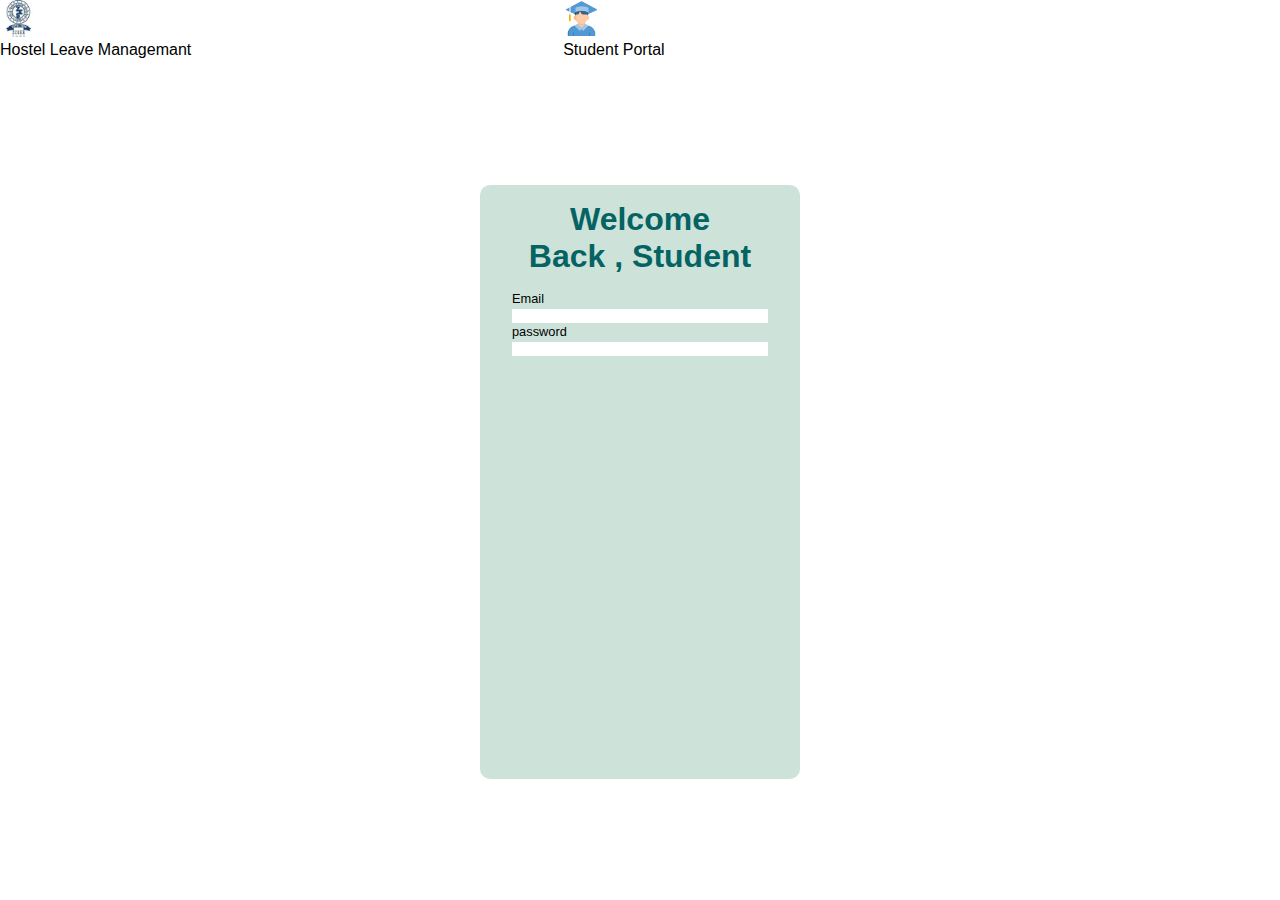
<file: index.html>
<!DOCTYPE html>
<html lang="en">

<head>
  <meta charset="UTF-8" />
  <meta name="viewport" content="width=device-width, initial-scale=1.0" />
  <link rel="stylesheet" href="./styles.css" />
  <title>Login Page</title>
</head>

<body class="login-body">
  <div class="topbox">
    <div class="login-box">
      <div>
        <img src="./collegelogo.jpg" alt="college-logo" class="logo" />
      </div>
      <div>Hostel Leave Managemant</div>
    </div>
    <div class="login-box" id="center">
      <div>
        <img src="./profilelogo.png" alt="Student Profile image" class="logo" />
      </div>
      <div>Student Portal</div>
    </div>
  </div>
  <div class="loginelement">
    <div class="loginbox">
      <h1 id="Welcome">Welcome Back , Student</h1>
      <h3 id="text">Email</h3>
      <form>
        <input type="email" class="input">
        <h3 id="text">password</h3>
        <input type="password" name="password" class="input">
    </div>
  </div>
</body>

</html>
</file>
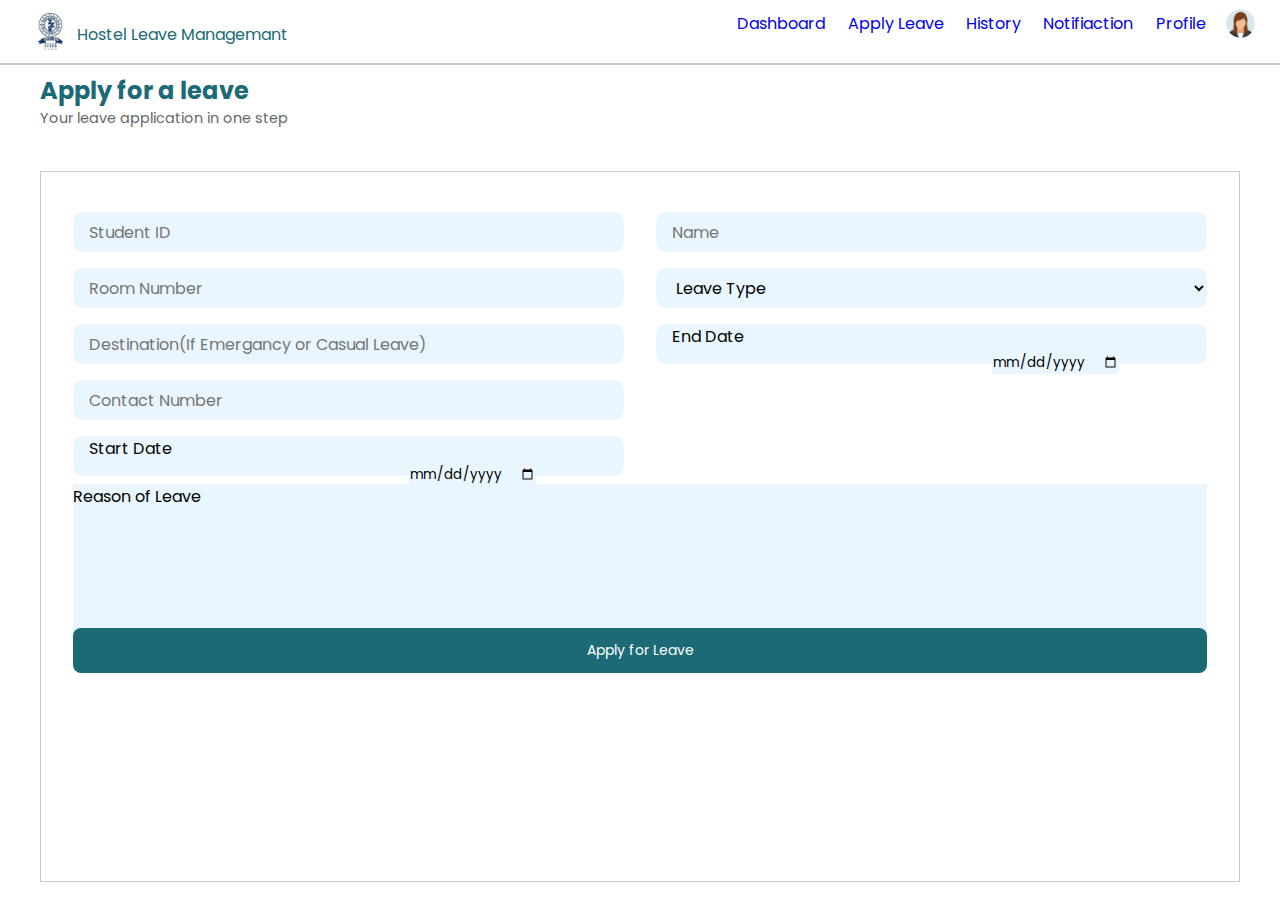
<file: apply-leave-page.html>
<!DOCTYPE html>
<html lang="en">

<head>
    <meta charset="UTF-8">
    <meta name="viewport" content="width=device-width, initial-scale=1.0">
    <title>Leave Appliaction Page</title>
    <link rel="preconnect" href="https://fonts.googleapis.com" />
    <link rel="preconnect" href="https://fonts.gstatic.com" crossorigin />
    <link href="https://fonts.googleapis.com/css2?family=Poppins&family=Ubuntu:wght@300;400;500&display=swap"
        rel="stylesheet" />
    <link rel="stylesheet" href="https://cdnjs.cloudflare.com/ajax/libs/font-awesome/6.5.0/css/all.min.css" />
    <link rel="stylesheet" href="./styles.css" />
</head>

<body class="page">
    <div class="topbox right">
        <div class="logo-box">
            <div>
                <img src="./collegelogo.jpg" alt="college-logo" class="logo" />
            </div>
            <div>Hostel Leave Managemant</div>
        </div>
        <div class="list-box">
            <ul class="list">
                <a href="./dashboard.html"  class="a-link">  <li>Dashboard</li></a> 
              <a href="./apply-leave-page.html" class="a-link"><li>Apply Leave</li></a>  
               <a href="./leave-history.html" class="a-link"> <li>History</li></a>
               <a href="./notification.html" class="a-link"><li>Notifiaction</li></a> 
               <a href="./profile.html" class="a-link"><li>Profile</li></a> 
                <li id="icon-position">
                    <img src="./profileicon" alt="profile picture" class="profile-img" />
                </li>
            </ul>
        </div>
    </div>
    <hr class="hr" />
    <div class="div-main">
        <div class="header">
            <h2>Apply for a leave</h2>
            <p>Your leave application in one step</p>
        </div>
        <div class="appliction-page">
            <form action="" class="form">
                <div class="LR-box">
                    <div class="left-box">
                        <input type="text" class="inp" placeholder="Student ID">
                        <input type="text" class="inp" placeholder="Room Number">
                        <input type="text" class="inp" placeholder="Destination(If Emergancy or Casual Leave) ">
                        <input type="text" class="inp" placeholder="Contact Number">
                     <div class="inp" > Start Date<input type="date" class="date"></div> 
                    </div>
                    <div class="right-box">
                        <input type="text" class="inp" placeholder="Name">
                        <select id="leaveType" name="leaveType" class="inp">
                            <option value="">Leave Type </option>
                            <option value="sick">Sick Leave</option>
                            <option value="casual">Casual Leave</option>
                            <option value="emergency">Emergency Leave</option>
                            <option value="other">Other</option>
                        </select>
                       <div class="inp" > End Date<input type="date" class="date"  ></div> 
                    </div>
                </div>
                <div class="reason-box"><p>Reason of Leave</p>
                   <input type="text" id="R-box" name="reason-box">
                </div>
                <button type="submit" class="apply-btn">Apply for Leave</button>
            </form>
        </div>

</body>

</html>
</file>
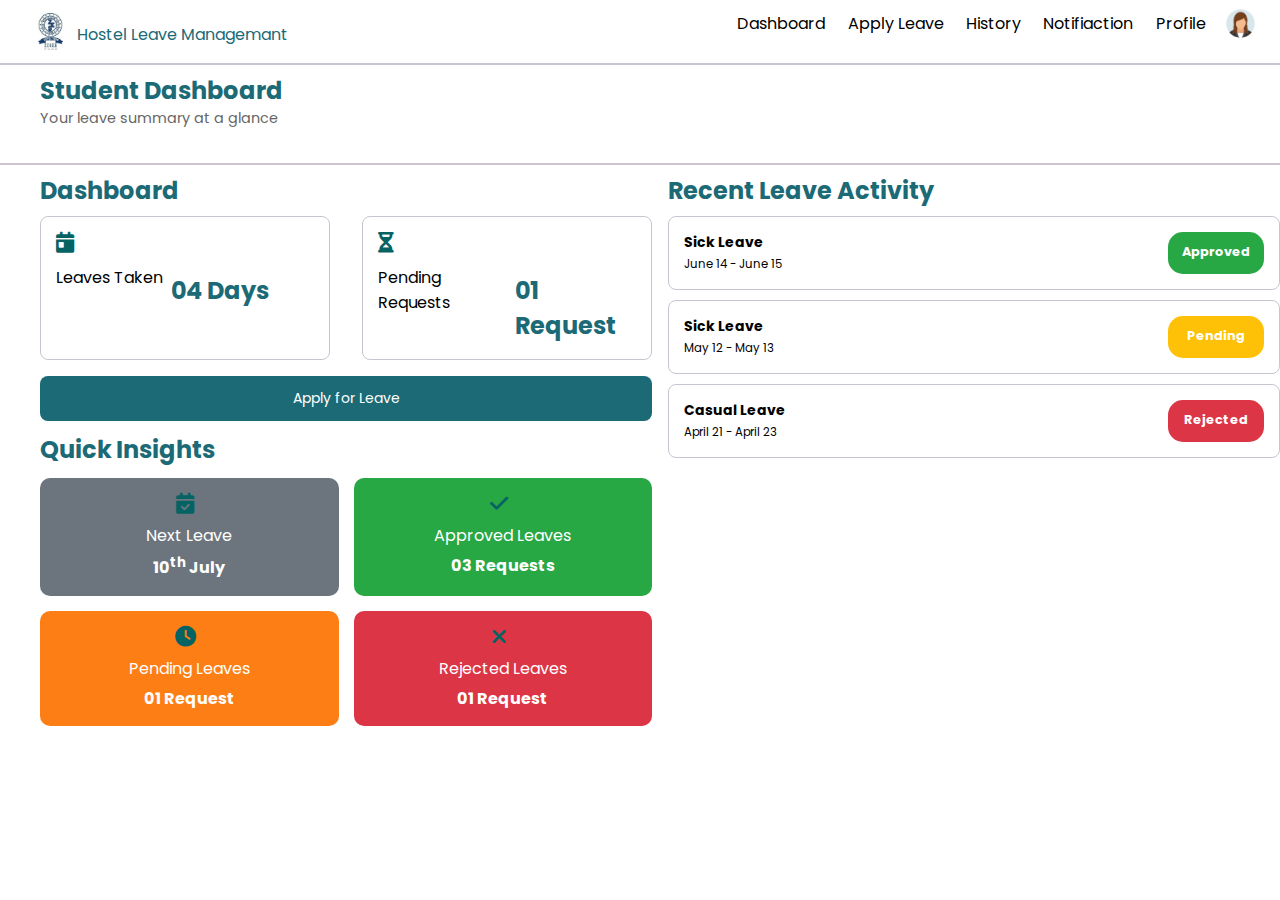
<file: dashboard.html>
<!DOCTYPE html>
<html lang="en">
  <head>
    <meta charset="UTF-8" />
    <meta name="viewport" content="width=device-width, initial-scale=1.0" />
    <title>Dahboard</title>
    <link rel="preconnect" href="https://fonts.googleapis.com" />
    <link rel="preconnect" href="https://fonts.gstatic.com" crossorigin />
    <link
      href="https://fonts.googleapis.com/css2?family=Poppins&family=Ubuntu:wght@300;400;500&display=swap"
      rel="stylesheet"
    />
    <link
      rel="stylesheet"
      href="https://cdnjs.cloudflare.com/ajax/libs/font-awesome/6.5.0/css/all.min.css"
    />
    <link rel="stylesheet" href="./styles.css" />
  </head>

  <body id="dashboard-body">
    <div class="topbox right">
      <div class="logo-box">
        <div>
          <img src="./collegelogo.jpg" alt="college-logo" class="logo" />
        </div>
        <div>Hostel Leave Managemant</div>
      </div>
      <div class="list-box">
        <ul class="list">
          <li>Dashboard</li>
          <li>Apply Leave</li>
          <li>History</li>
          <li>Notifiaction</li>
          <li>Profile</li>
          <li id="icon-position">
            <img
              src="./profileicon"
              alt="profile picture"
              class="profile-img"
            />
          </li>
        </ul>
      </div>
    </div>
    <hr class="hr" />
    <div class="div-main">
      <div class="header">
        <h2>Student Dashboard</h2>
        <p>Your leave summary at a glance</p>
      </div>
      <hr class="hr" />
      <div class="pannel">
        <div class="left-panel">
          <h3>Dashboard</h3>
          <div class="box-main">
            <div class="box">
              <i class="fa fa-calendar-day icon"></i>
              <div>
                <p>Leaves Taken</p>
                <h3>04 Days</h3>
              </div>
            </div>
            <div class="box">
              <i class="fa fa-hourglass-half icon"></i>
              <div>
                <p>Pending Requests</p>
                <h3>01 Request</h3>
              </div>
            </div>
          </div>
          <button class="apply-btn">Apply for Leave</button>

          <div class="quick-insights">
            <h3>Quick Insights</h3>
            <div class="insights-grid">
              <div class="card gray">
                <i class="fa fa-calendar-check icon"></i>
                <p>Next Leave</p>
                <h4>10<sup>th</sup> July</h4>
              </div>
              <div class="card green">
                <i class="fa fa-check icon"></i>
                <p>Approved Leaves</p>
                <h4>03 Requests</h4>
              </div>
              <div class="card orange">
                <i class="fa fa-clock icon"></i>
                <p>Pending Leaves</p>
                <h4>01 Request</h4>
              </div>
              <div class="card red">
                <i class="fa fa-times icon"></i>
                <p>Rejected Leaves</p>
                <h4>01 Request</h4>
              </div>
            </div>
          </div>
        </div>

        <div class="right-pannel">
          <h3>Recent Leave Activity</h3>
          <div class="activity">
            <div class="entry">
              <div>
                <strong>Sick Leave</strong><br />
                <small>June 14 - June 15</small>
              </div>
              <span class="status approved">Approved</span>
            </div>
            <div class="entry">
              <div>
                <strong>Sick Leave</strong><br />
                <small>May 12 - May 13</small>
              </div>
              <span class="status pending">Pending</span>
            </div>
            <div class="entry">
              <div>
                <strong>Casual Leave</strong><br />
                <small>April 21 - April 23</small>
              </div>
              <span class="status rejected">Rejected</span>
            </div>
          </div>
        </div>
      </div>
    </div>
  </body>
</html>
</file>
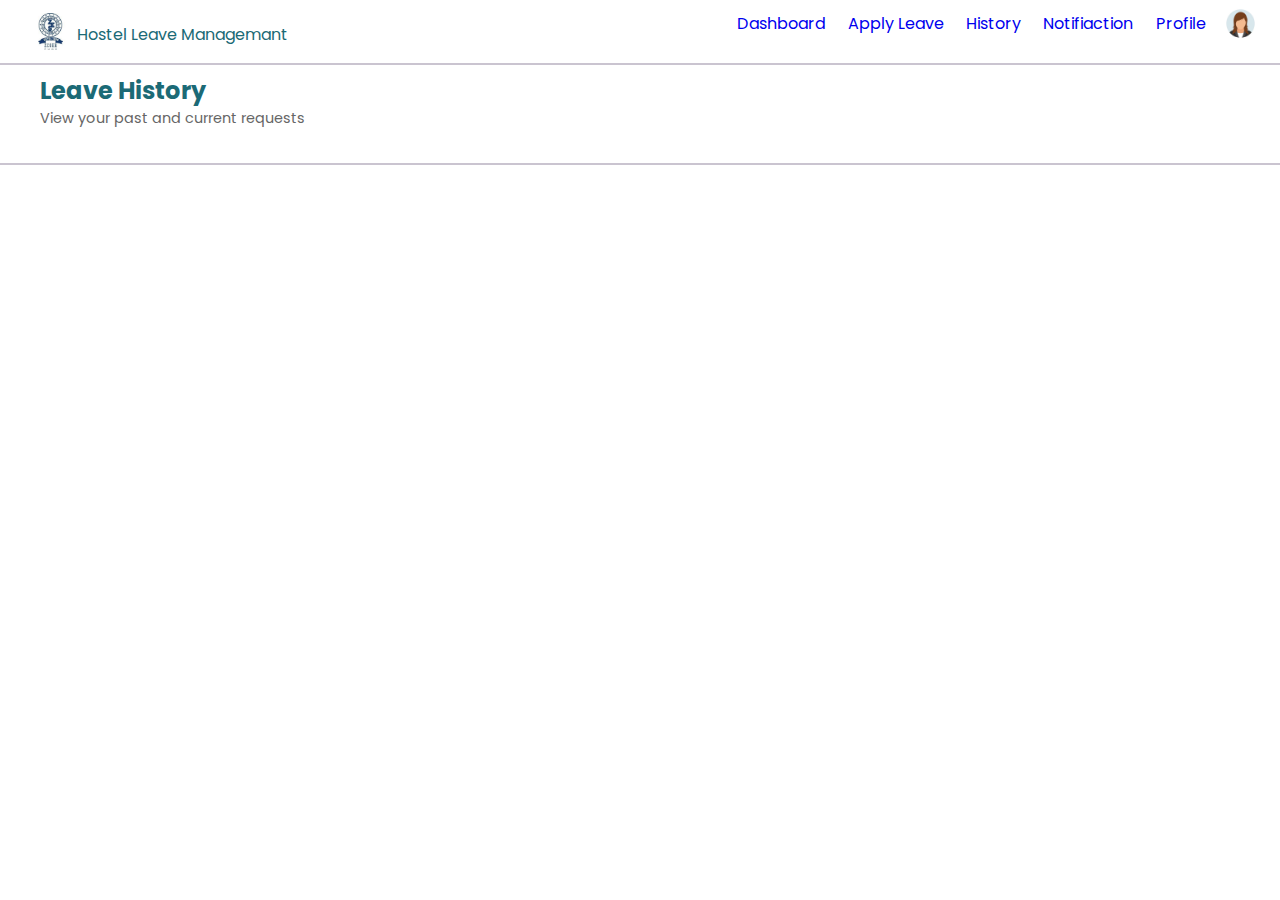
<file: leave-history.html>
<!DOCTYPE html>
<html lang="en">

<head>
    <meta charset="UTF-8">
    <meta name="viewport" content="width=device-width, initial-scale=1.0">
    <title>Leave History Page </title>
    <link rel="preconnect" href="https://fonts.googleapis.com" />
    <link rel="preconnect" href="https://fonts.gstatic.com" crossorigin />
    <link href="https://fonts.googleapis.com/css2?family=Poppins&family=Ubuntu:wght@300;400;500&display=swap"
        rel="stylesheet" />
    <link rel="stylesheet" href="https://cdnjs.cloudflare.com/ajax/libs/font-awesome/6.5.0/css/all.min.css" />
    <link rel="stylesheet" href="./styles.css" />
</head>

<body class="page">
    <div class="topbox right">
        <div class="logo-box">
            <div>
                <img src="./collegelogo.jpg" alt="college-logo" class="logo" />
            </div>
            <div>Hostel Leave Managemant</div>
        </div>
        <div class="list-box">
            <ul class="list">
             <a href="./dashboard.html"  class="a-link">  <li>Dashboard</li></a> 
              <a href="./apply-leave-page.html" class="a-link"><li>Apply Leave</li></a>  
               <a href="./leave-history.html" class="a-link"> <li>History</li></a>
               <a href="./notification.html" class="a-link"><li>Notifiaction</li></a> 
               <a href="./profile.html" class="a-link"><li>Profile</li></a> 
              <li id="icon-position">
                    <img src="./profileicon" alt="profile picture" class="profile-img" />
                </li>
            </ul>
        </div>
    </div>
    <hr class="hr" />
    <div class="div-main">
        <div class="header">
            <h2>Leave History</h2>
            <p>View your past and current requests</p>
        </div>
         <hr class="hr" />
         <div>
            <div class="points"></div><div class="text-div"></div>
         </div>
</body>

</html>
</file>
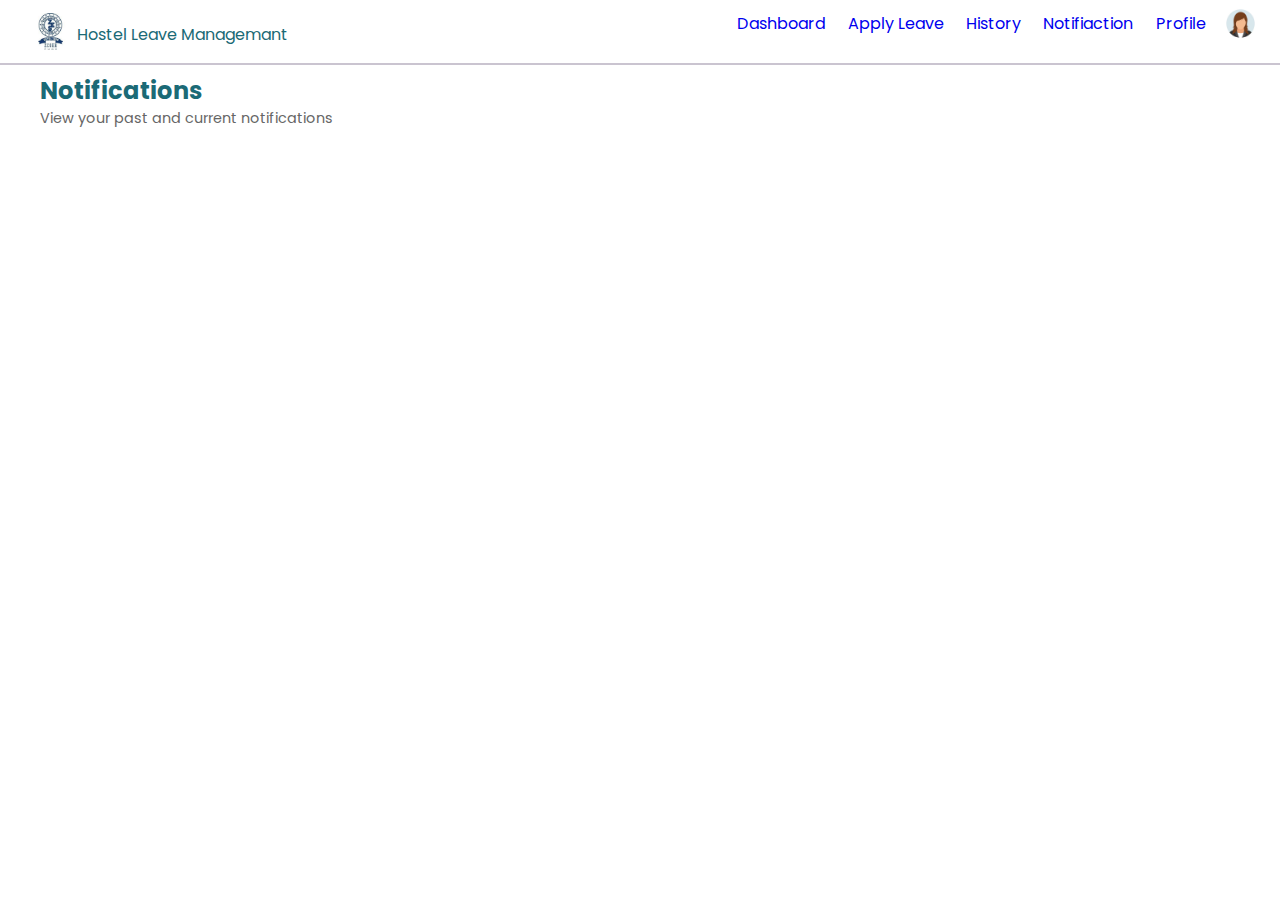
<file: notification.html>
<!DOCTYPE html>
<html lang="en">

<head>
    <meta charset="UTF-8">
    <meta name="viewport" content="width=device-width, initial-scale=1.0">
    <title>Notification Page</title>
    <link rel="preconnect" href="https://fonts.googleapis.com" />
    <link rel="preconnect" href="https://fonts.gstatic.com" crossorigin />
    <link href="https://fonts.googleapis.com/css2?family=Poppins&family=Ubuntu:wght@300;400;500&display=swap"
        rel="stylesheet" />
    <link rel="stylesheet" href="https://cdnjs.cloudflare.com/ajax/libs/font-awesome/6.5.0/css/all.min.css" />
    <link rel="stylesheet" href="./styles.css" />
</head>

<body class="page">
    <div class="topbox right">
        <div class="logo-box">
            <div>
                <img src="./collegelogo.jpg" alt="college-logo" class="logo" />
            </div>
            <div>Hostel Leave Managemant</div>
        </div>
        <div class="list-box">
            <ul class="list">
                <a href="./dashboard.html"  class="a-link">  <li>Dashboard</li></a> 
              <a href="./apply-leave-page.html" class="a-link"><li>Apply Leave</li></a>  
               <a href="./leave-history.html" class="a-link"> <li>History</li></a>
               <a href="./notification.html" class="a-link"><li>Notifiaction</li></a> 
               <a href="./profile.html" class="a-link"><li>Profile</li></a> 
                <li id="icon-position">
                    <img src="./profileicon" alt="profile picture" class="profile-img" />
                </li>
            </ul>
        </div>
    </div>
    <hr class="hr" />
    <div class="div-main">
        <div class="header">
            <h2>Notifications</h2>
            <p>View your past and current notifications</p>
        </div>
</body>

</html>
</file>
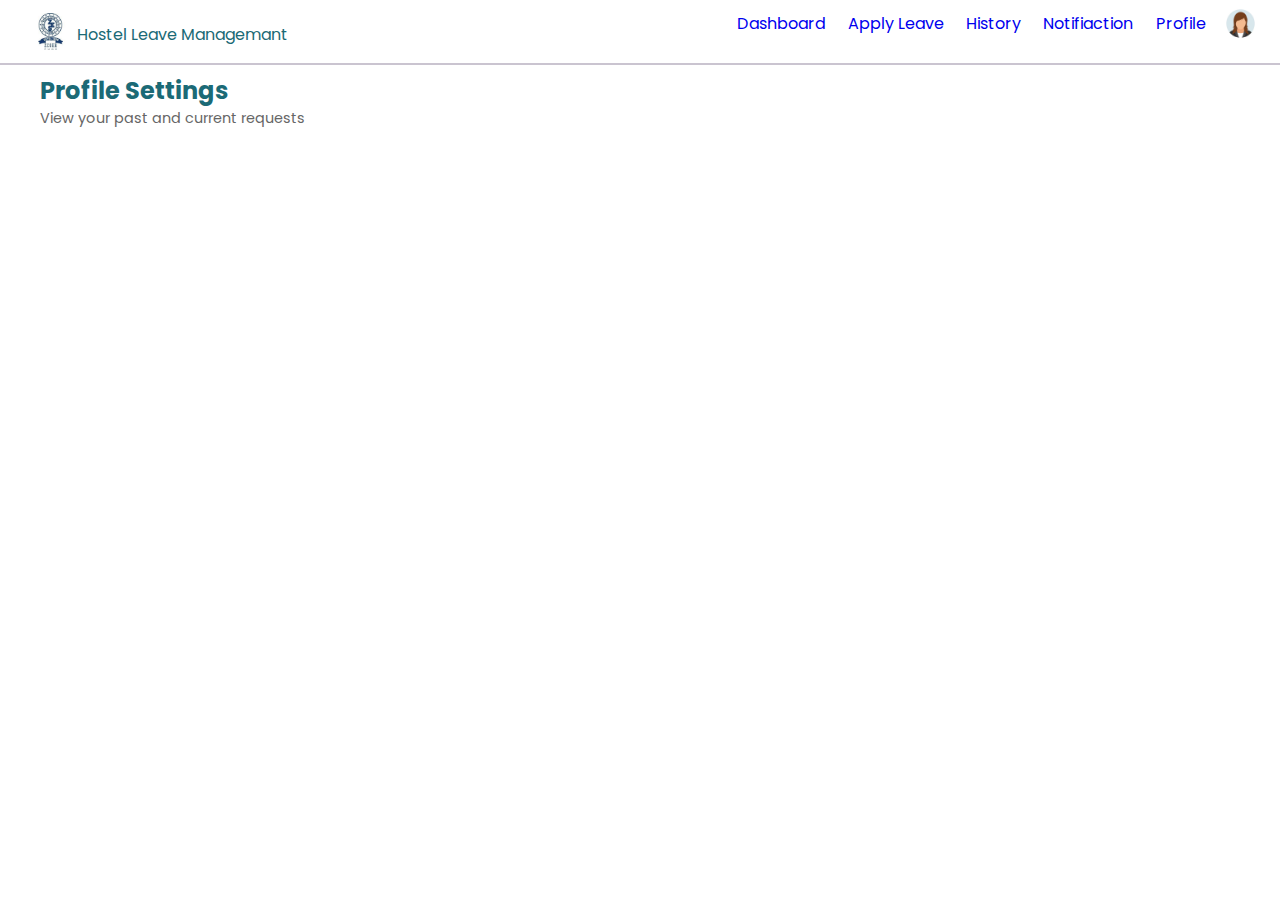
<file: profile.html>
<!DOCTYPE html>
<html lang="en">

<head>
    <meta charset="UTF-8">
    <meta name="viewport" content="width=device-width, initial-scale=1.0">
    <title>Profile Page</title>
    <link rel="preconnect" href="https://fonts.googleapis.com" />
    <link rel="preconnect" href="https://fonts.gstatic.com" crossorigin />
    <link href="https://fonts.googleapis.com/css2?family=Poppins&family=Ubuntu:wght@300;400;500&display=swap"
        rel="stylesheet" />
    <link rel="stylesheet" href="https://cdnjs.cloudflare.com/ajax/libs/font-awesome/6.5.0/css/all.min.css" />
    <link rel="stylesheet" href="./styles.css" />
</head>

<body class="page">
        <div class="topbox right">
        <div class="logo-box">
            <div>
                <img src="./collegelogo.jpg" alt="college-logo" class="logo" />
            </div>
            <div>Hostel Leave Managemant</div>
        </div>
        <div class="list-box">
            <ul class="list">
             <a href="./dashboard.html"  class="a-link">  <li>Dashboard</li></a> 
              <a href="./apply-leave-page.html" class="a-link"><li>Apply Leave</li></a>  
               <a href="./leave-history.html" class="a-link"> <li>History</li></a>
               <a href="./notification.html" class="a-link"><li>Notifiaction</li></a> 
               <a href="./profile.html" class="a-link"><li>Profile</li></a> 
                <li id="icon-position">
                    <img src="./profileicon" alt="profile picture" class="profile-img" />
                </li>
            </ul>
        </div>
    </div>
    <hr class="hr" />
    <div class="div-main">
        <div class="header">
            <h2>Profile Settings</h2>
            <p>View your past and current requests</p>
        </div>
</body>

</html>
</file>
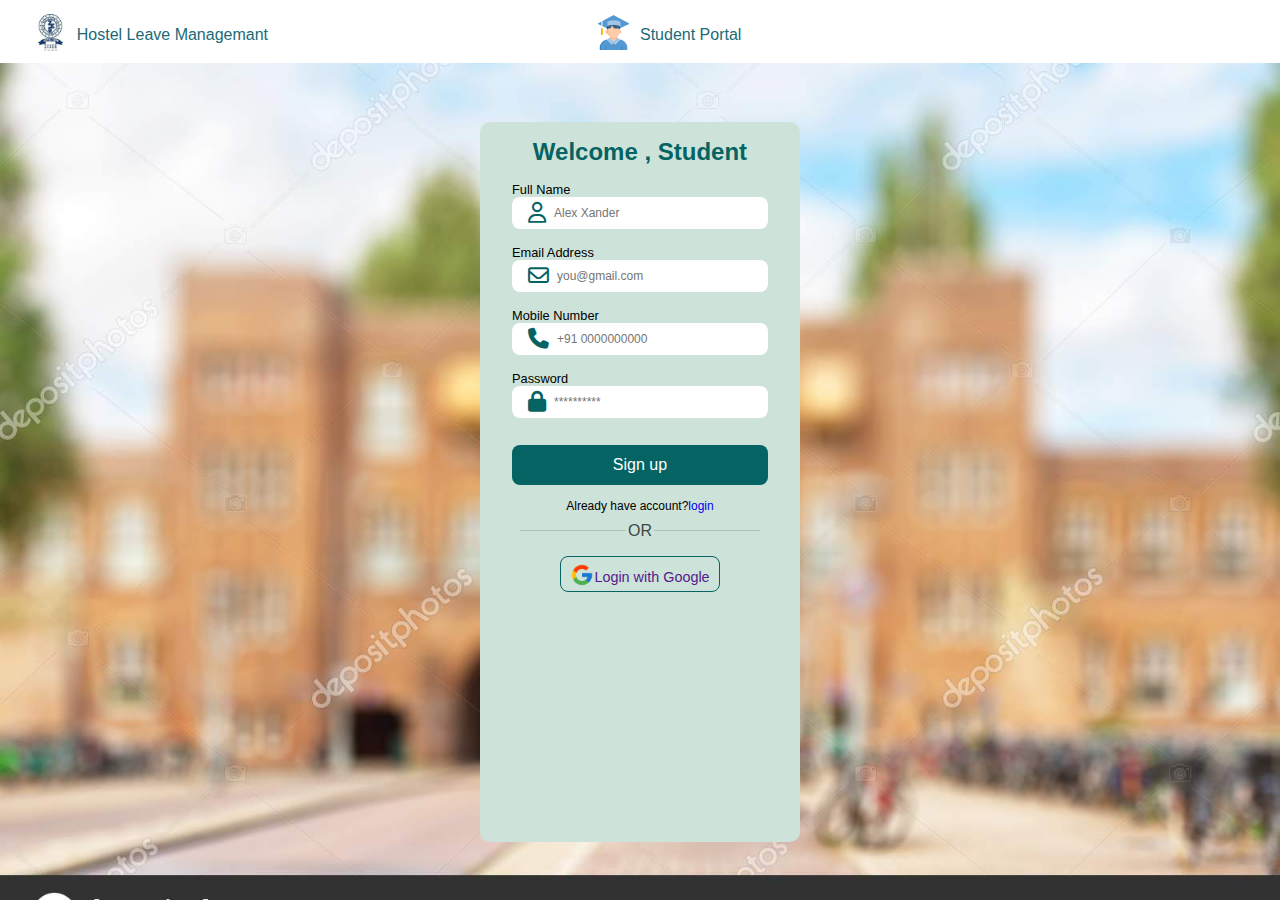
<file: signup.html>
<!DOCTYPE html>
<html lang="en">

<head>
  <meta charset="UTF-8">
  <meta name="viewport" content="width=device-width, initial-scale=1.0">
  <title>Sign up page</title>
    <link rel="stylesheet" href="https://cdnjs.cloudflare.com/ajax/libs/font-awesome/6.5.0/css/all.min.css">
  <link rel="stylesheet" href="./styles.css">
</head>

<body class="body">

  <div class="topbox">
    <div class="logo-box ">
      <div>
        <img src="./collegelogo.jpg" alt="college-logo" class="logo" />
      </div>
      <div>Hostel Leave Managemant</div>
    </div>
    <div class="logo-box" id="center">
      <div>
        <img src="./profilelogo.png" alt="Student Profile image" class="logo" />
      </div>
      <div>Student Portal</div>
    </div>
  </div>
  <div class="loginelement ">
    <div class="loginbox height">
      <h2 id="Welcome">Welcome , Student</h2>
      
      <form action="./dashboard.html">
        <h5 id="text">Full Name</h5>
         <div class="container"> 
              <i class="fa-regular fa-user icon "></i>
        <input type="text" class="input" placeholder="Alex Xander" required>
      </div>
       
        <h3 id="text">Email Address</h3>
<div class="container">
    <i class="fa-regular fa-envelope icon"></i>
        <input type="email" name="email" class="input" placeholder="you@gmail.com" required>
      </div>
        <h3 id="text">Mobile Number</h3>
       <div class="container">
        <i class="fa-solid fa-phone icon"></i>
        <input type="tel" maxlength="10" pattern="\d{10}" class="input" placeholder="+91 0000000000" required>
      </div>
        <h3 id="text">Password</h3>
        <div class="container">
           <i class="fa-solid fa-lock icon"></i>
        <input type="password" name="password" class="input" placeholder="**********" required>
      </div>
        <button type="submit" class="submit"> Sign up</button></form>
        <div><label for="index-a" class="signin-link">Already have account?<a href="./signup.html" class="index-a"><a href="./index.html" class="a-link">login</a>
          </label> </a> </div>
        <div id="align-line">
          <div class="line">
          </div>
          <div> OR</div>
          <div class="line">
          </div>
        </div>
        <div class="align">
          <div><img src="./google-logo.png" alt="google logo" id="google-logo"></div>
          <div><a href="" class="google">Login with Google</a></div>
        </div>
    </div>
  </div>
</body>

</html>
</file>
<file: styles.css>
* {
  box-sizing: border-box;
  font-family: "Poppins", sans-serif;
  margin: 0;
  padding: 0;
}

.body {
  background: url("collegeimg.jpg") no-repeat;
  background-size: cover;
  margin: 0;
  padding: 0;
  font-family: "Poppins", sans-serif;
}

.loginelement {
  display: flex;
  height: 93vh;
}

.loginbox {
  background-color: #cde3d9;
  height: 66vh;
  width: 25vw;
  margin: auto;
  border-radius: 0.63rem;
  padding-left: 2rem;
  padding-right: 2rem;
  text-align: center;
}

.topbox {
  height: 7vh;
  background-color: white;
  display: flex;
  font-weight: 400;
}

.logo-box {
  display: flex;
  align-items: center;
  height: 7vh;
  margin-left: 2rem;
  gap: 0.5rem;
  position: relative;
  margin-top: 0.2rem;
  color: #1b6a76;
}

.logo {
  height: 2.3rem;
}

#center {
  position: absolute;
  left: 44%;
}

#Welcome {
  font-weight: 600;
  margin: 1rem;
  color: rgb(5, 99, 99);
}

#text {
  font-size: 0.8rem;
  font-weight: 100;
  text-align: left;
  margin: 0;
  padding: 0;
}

.input {
  border: none;
  font-size: 0.75rem;
  width: 100%;
}

.input:focus {
  outline: none;
}

#tick {
  font-size: 0.65rem;
  font-weight: 100;
  opacity: 70%;
}

#check-align {
  display: flex;
  justify-content: space-between;
  align-items: center;
}

.index-a {
  color: rgb(6, 65, 65);
}

.signin-link {
  font-size: 0.75rem;
  margin: 0;
  padding: 0;
}

.submit {
  height: 2.5rem;
  width: 20vw;
  border: none;
  border-radius: 0.5rem;
  background-color: rgb(5, 99, 99);
  margin-top: 0.7rem;
  margin-bottom: 0.7rem;
  color: white;
  font-size: 1rem;
}

.width-hr {
  width: 40%;
}

#align-line {
  display: flex;
  justify-content: space-between;
  margin: 0.5rem;
  opacity: 70%;
}

.line {
  border-top: 1px solid black;
  width: 44%;
  margin-top: 0.5rem;
  opacity: 20%;
}

#google-logo {
  height: 1.5rem;
}

.google {
  text-decoration: none;
  font-size: 0.9rem;
  font-weight: 100;
}

.align {
  display: flex;
  align-items: center;
  justify-content: center;
  border: 1px solid rgb(5, 99, 99);
  margin-left: 3rem;
  margin-right: 3rem;
  border-radius: 0.5rem;
  padding-top: 0.4rem;
  margin-top: 1rem;
}

.container {
  background-color: white;
  display: flex;
  align-items: center;
  justify-content: left;
  height: 2rem;
  border-radius: 0.5rem;
  padding-left: 1rem;
  margin-bottom: 1rem;
}

.icon {
  font-size: 1.3rem;
  color: rgb(5, 99, 99);
  margin: 0;
  margin-right: 0.5rem;
}

.or {
  font-size: 0.8rem;
}

/* login-box height change  */
.height {
  height: 80vh;
}

.a-link {
  text-decoration: none;
}

/* Dashboard page */
#dashboard-body {
  margin: 0;
  padding: 0;
}

.list-box {
  margin-right: 1rem;
}

.list {
  list-style-type: none;
  display: flex;
  justify-content: center;
  margin: 0;
  padding: 0;
}

.right {
  justify-content: space-between;
}

.list li {
  margin: 0.7rem;
}

.profile-img {
  height: 2.35rem;
  width: 2.35rem;
}

#icon-position {
  margin: 0.3rem;
}

.hr {
  border: 1px solid #cac4d0;
  padding: 0;
  margin: 0;
}

.div-main {
  height: 87vh;
}

.header h2,
p {
  margin: 0;
}

.header {
  margin-top: 0.5rem;
  height: 10vh;
  margin-left: 2.5rem;
}

.header h2 {
  font-size: 1.3rem;
}

.header p {
  color: #666;
  font-size: 0.9rem;
}

.pannel {
  height: 77vh;
  display: flex;
  margin: 0;
  padding: 0;
  gap: 1rem;
}

.left-panel {
  flex: 1;
  width: 50%;
  margin-left: 2.5rem;
}

.left-panel h3 {
  color: #1b6a76;
  width: fit-content;
  margin: 0;
  padding: 0;
  font-size: 1.5rem;
  margin-bottom: 0.5rem;
  margin-top: 0.5rem;
}

.right-pannel {
  flex: 1;
  width: 50%;
}

.div-main h2 {
  color: #1b6a76;
  font-size: 1.5rem;
}

.right-pannel h3 {
  margin: 0;
  padding: 0;
  color: #1b6a76;
  font-size: 1.5rem;
  margin-bottom: 0.5rem;
  margin-top: 0.5rem;
}

.dashboard-boxes {
  display: flex;
  gap: 20px;
  margin-bottom: 20px;
}

.box-main {
  display: flex;
  gap: 2rem;
  margin-bottom: 1rem;
}

.box {
  border: 1px solid #cac4d0;
  flex: 1;
  align-items: center;
  gap: 15px;
  padding: 15px;
  border-radius: 8px;
  color: #1b6a76;
  height: 9rem;
}

.box p {
  color: black;
}

.box-p {
  margin-top: 1rem;
}

.box div {
  margin-top: 0.5rem;
  margin-bottom: 0.5rem;
  display: flex;
  gap: 0.5rem;
}

.apply-btn {
  background-color: #1b6a76;
  color: white;
  border: none;
  padding: 12px 20px;
  border-radius: 8px;
  font-size: 14px;
  cursor: pointer;
  width: 100%;
}

.activity .entry {
  display: flex;
  justify-content: space-between;
  border: 1px solid #cac4d0;
  padding: 15px;
  margin-bottom: 10px;
  border-radius: 8px;
  font-size: 14px;
}

.status {
  padding: 11px 12px;
  width: 6rem;
  border-radius: 15px;
  font-size: 0.8rem;
  font-weight: bold;
  text-align: center;
}

.status.approved {
  background-color: #28a745;
  color: white;
}

.status.pending {
  background-color: #ffc107;
  color: white;
}

.status.rejected {
  background-color: #dc3545;
  color: white;
}

.quick-insights h3 {
  margin-top: 0.7rem;
  margin-bottom: 0.7rem;
  font-size: 1.5rem;
}

.insights-grid {
  display: grid;
  grid-template-columns: repeat(2, 1fr);
  gap: 15px;
}

.card {
  padding: 15px;
  border-radius: 10px;
  color: white;
  text-align: center;
}

.card p {
  margin: 5px 0;
}

.card h4 {
  margin: 0;
  font-size: 16px;
}

.gray {
  background-color: #6c757d;
}

.green {
  background-color: #28a745;
}

.orange {
  background-color: #fd7e14;
}

.red {
  background-color: #dc3545;
}

.dash-icon {
  font-size: 2rem;
}

#vertical-line {
  width: 1px;
  height: 97vh;
  margin: 0;
  padding: 0;
  border: 1px solid #cac4d0;
}

.next {
  height: 20px;
  position: relative;
  margin-left: 13.5rem;
}

.arrow-next {
  height: 15px;
  margin-top: 0.9rem;
}

.reject-btn {
  display: flex;
  gap: 0.5rem;
}

.a-link {
  text-decoration: none;
}

/* leave appliction page */
.page {
  margin: 0;
  padding: 0;
}

.appliction-page {
  margin-left: 2.5rem;
  margin-right: 2.5rem;
  margin-top: 0.5rem;
  margin-bottom: 0.5rem;
  padding: 2rem;
  border: 1px solid #cac4d0;
  height: 79vh;
}

.LR-box {
  display: flex;
  gap: 2rem;
}

.left-box {
  width: 50%;
}

.right-box {
  width: 50%;
}

.inp {
  height: 2.5rem;
  width: 100%;
  border-radius: 10px;
  margin-top: 0.5rem;
  margin-bottom: 0.5rem;
  background-color: #eaf6ff;
  font-size: 1rem;
  padding-left: 1rem;
  padding-right: 1rem;
  border: none;
}

.form {
  margin: 0;
  padding: 0;
}

.reason-box {
  width: 100%;
  height: 16vh;
  margin-top: 1rem;
  background-color: #eaf6ff;
  border: none;
  margin: 0;
  padding: 0;
}
#R-box{
   width: 100%;
  height: 14vh;
  border: none;
   background-color: #eaf6ff;
}

.date {
  margin-left: 20rem;
  background-color: #eaf6ff;
  border: none;
}
</file>
